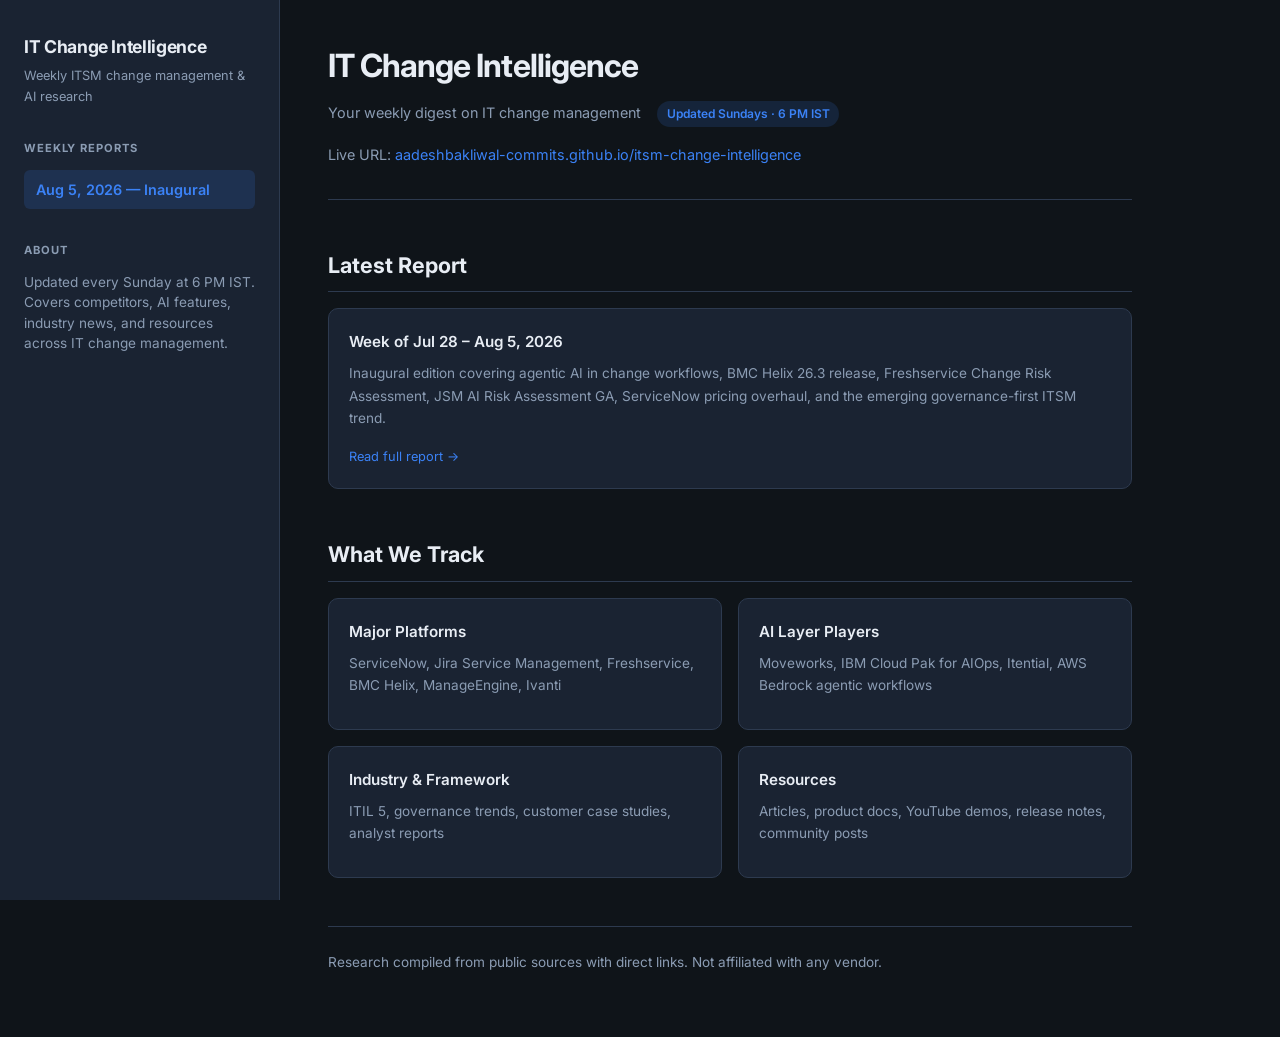
<file: index.html>
<!DOCTYPE html>
<html lang="en">
<head>
  <meta charset="UTF-8">
  <meta name="viewport" content="width=device-width, initial-scale=1.0">
  <title>IT Change Intelligence — Weekly ITSM Change Management Research</title>
  <link rel="canonical" href="https://aadeshbakliwal-commits.github.io/itsm-change-intelligence/">
  <link rel="preconnect" href="https://fonts.googleapis.com">
  <link rel="preconnect" href="https://fonts.gstatic.com" crossorigin>
  <link href="https://fonts.googleapis.com/css2?family=Inter:wght@400;500;600;700&display=swap" rel="stylesheet">
  <link rel="stylesheet" href="css/style.css">
</head>
<body>
  <div class="layout">
    <aside class="sidebar">
      <div class="sidebar-logo">IT Change Intelligence</div>
      <div class="sidebar-tagline">Weekly ITSM change management &amp; AI research</div>

      <nav>
        <h3>Weekly Reports</h3>
        <ul>
          <li><a href="weeks/2026-08-05.html" class="active">Aug 5, 2026 — Inaugural</a></li>
        </ul>
      </nav>

      <div class="toc">
        <h3>About</h3>
        <p style="font-size: 0.85rem; color: var(--text-muted); line-height: 1.5;">
          Updated every Sunday at 6 PM IST. Covers competitors, AI features, industry news, and resources across IT change management.
        </p>
      </div>
    </aside>

    <main>
      <div class="hero">
        <h1>IT Change Intelligence</h1>
        <div class="hero-meta">
          <span>Your weekly digest on IT change management</span>
          <span class="badge">Updated Sundays · 6 PM IST</span>
        </div>
        <p style="margin-top:1rem;font-size:0.9rem;color:var(--text-muted);">
          Live URL:
          <a href="https://aadeshbakliwal-commits.github.io/itsm-change-intelligence/">aadeshbakliwal-commits.github.io/itsm-change-intelligence</a>
        </p>
      </div>

      <section>
        <h2>Latest Report</h2>
        <div class="card">
          <h4>Week of Jul 28 – Aug 5, 2026</h4>
          <p>
            Inaugural edition covering agentic AI in change workflows, BMC Helix 26.3 release,
            Freshservice Change Risk Assessment, JSM AI Risk Assessment GA, ServiceNow pricing overhaul,
            and the emerging governance-first ITSM trend.
          </p>
          <a class="source" href="weeks/2026-08-05.html">Read full report →</a>
        </div>
      </section>

      <section>
        <h2>What We Track</h2>
        <div class="card-grid">
          <div class="card">
            <h4>Major Platforms</h4>
            <p>ServiceNow, Jira Service Management, Freshservice, BMC Helix, ManageEngine, Ivanti</p>
          </div>
          <div class="card">
            <h4>AI Layer Players</h4>
            <p>Moveworks, IBM Cloud Pak for AIOps, Itential, AWS Bedrock agentic workflows</p>
          </div>
          <div class="card">
            <h4>Industry &amp; Framework</h4>
            <p>ITIL 5, governance trends, customer case studies, analyst reports</p>
          </div>
          <div class="card">
            <h4>Resources</h4>
            <p>Articles, product docs, YouTube demos, release notes, community posts</p>
          </div>
        </div>
      </section>

      <footer class="footer">
        <p>Research compiled from public sources with direct links. Not affiliated with any vendor.</p>
      </footer>
    </main>
  </div>
</body>
</html>
</file>
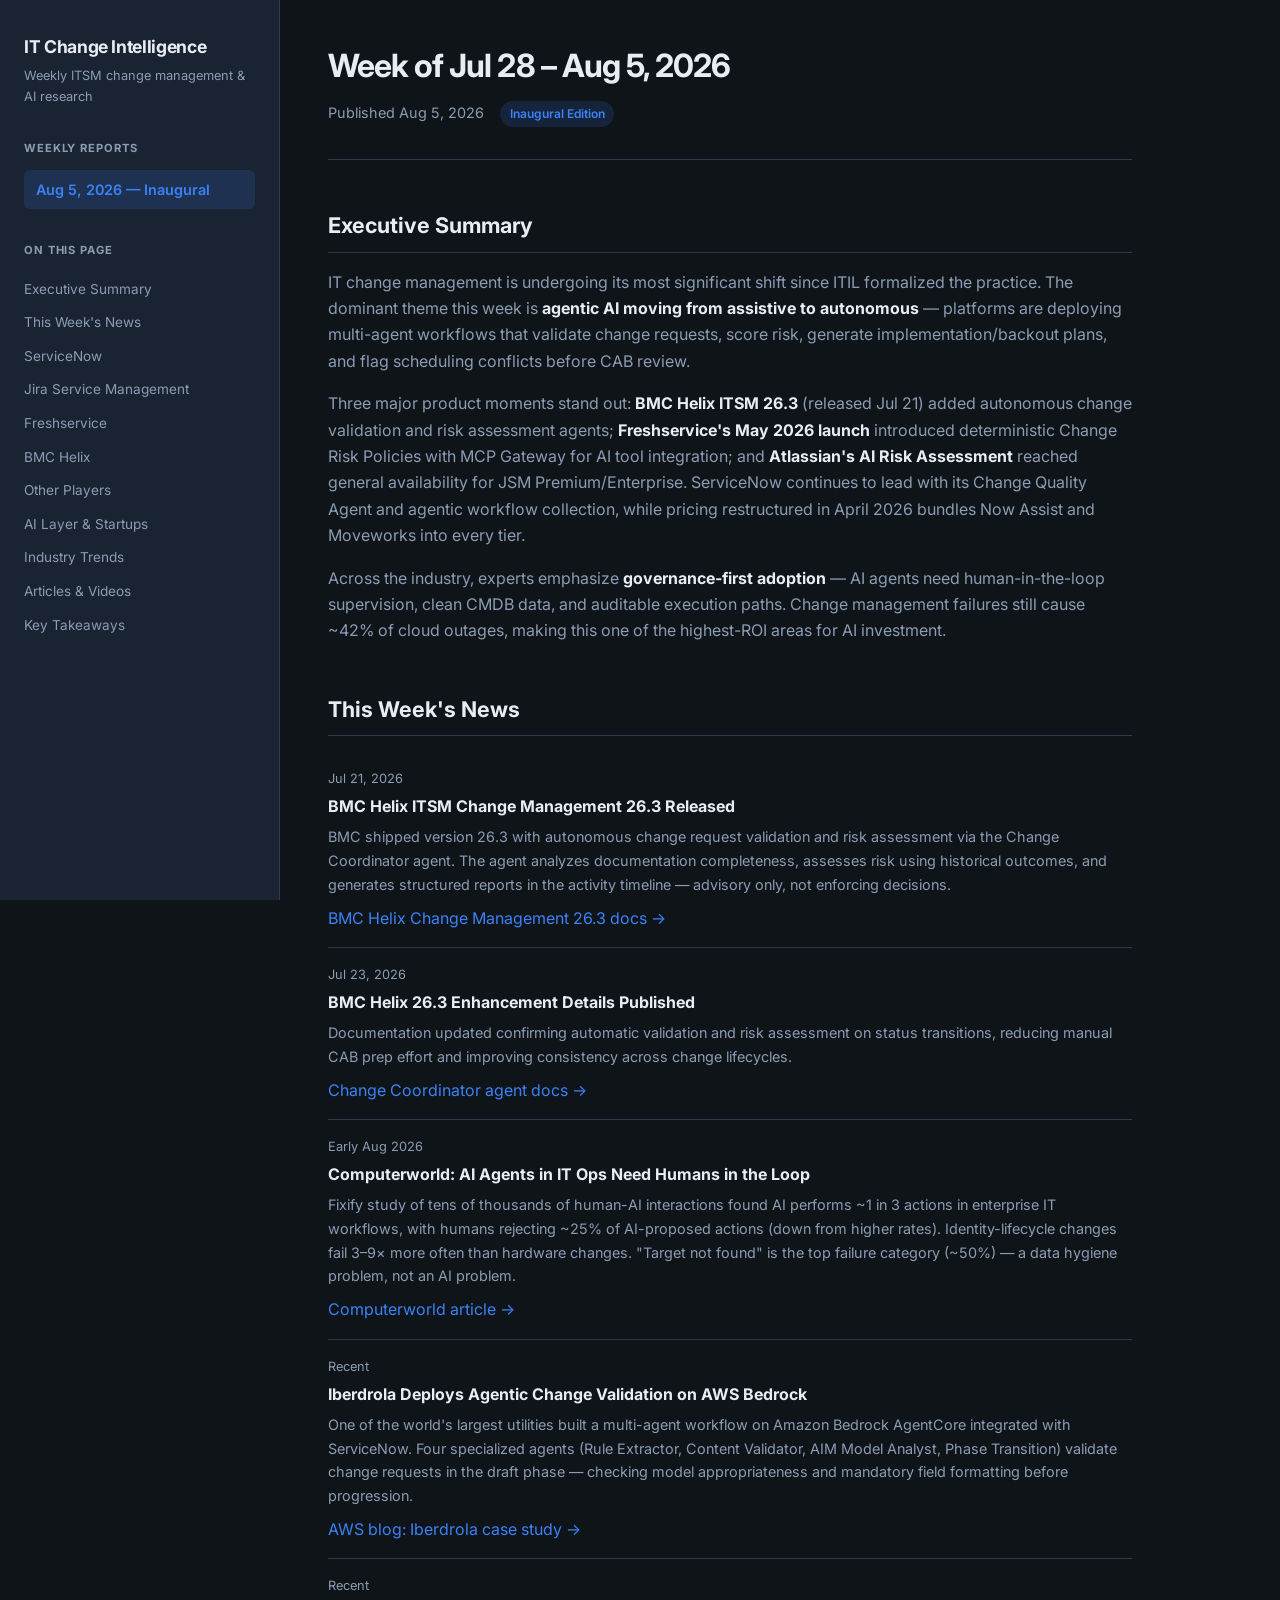
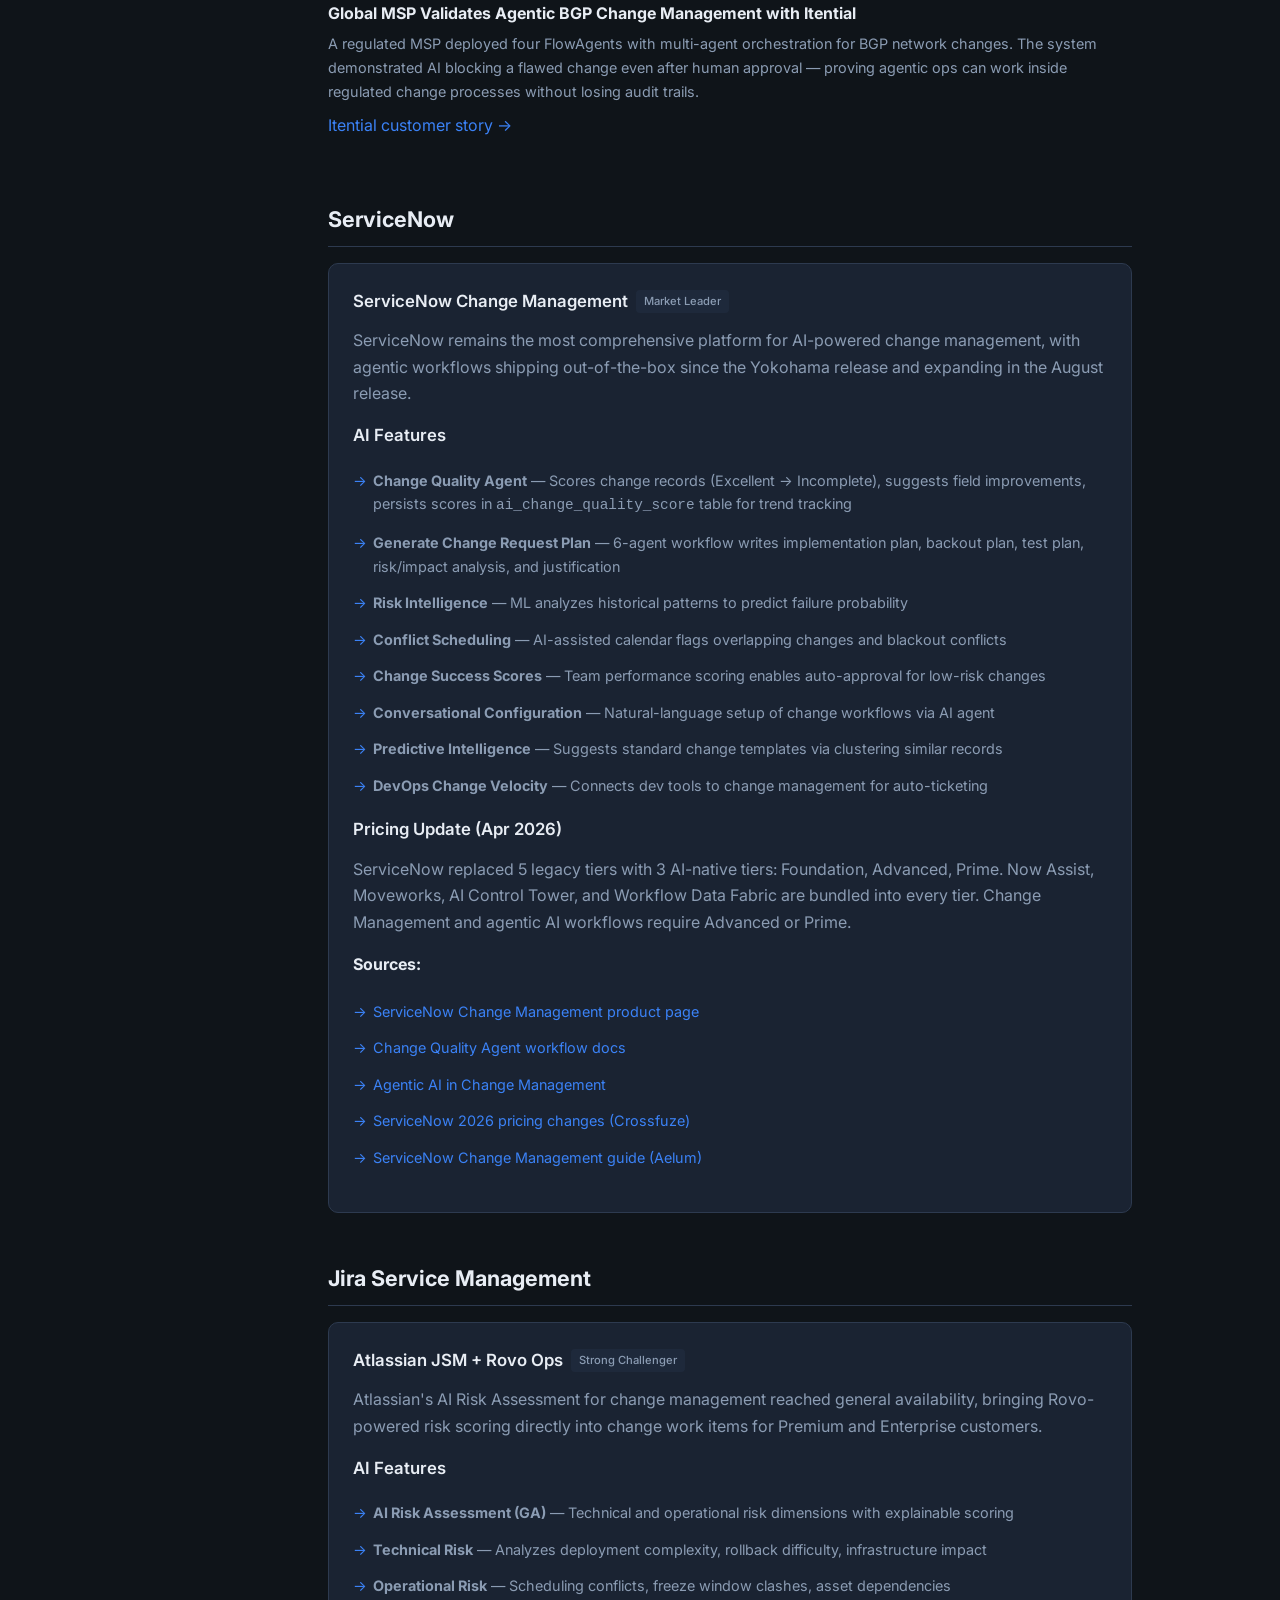
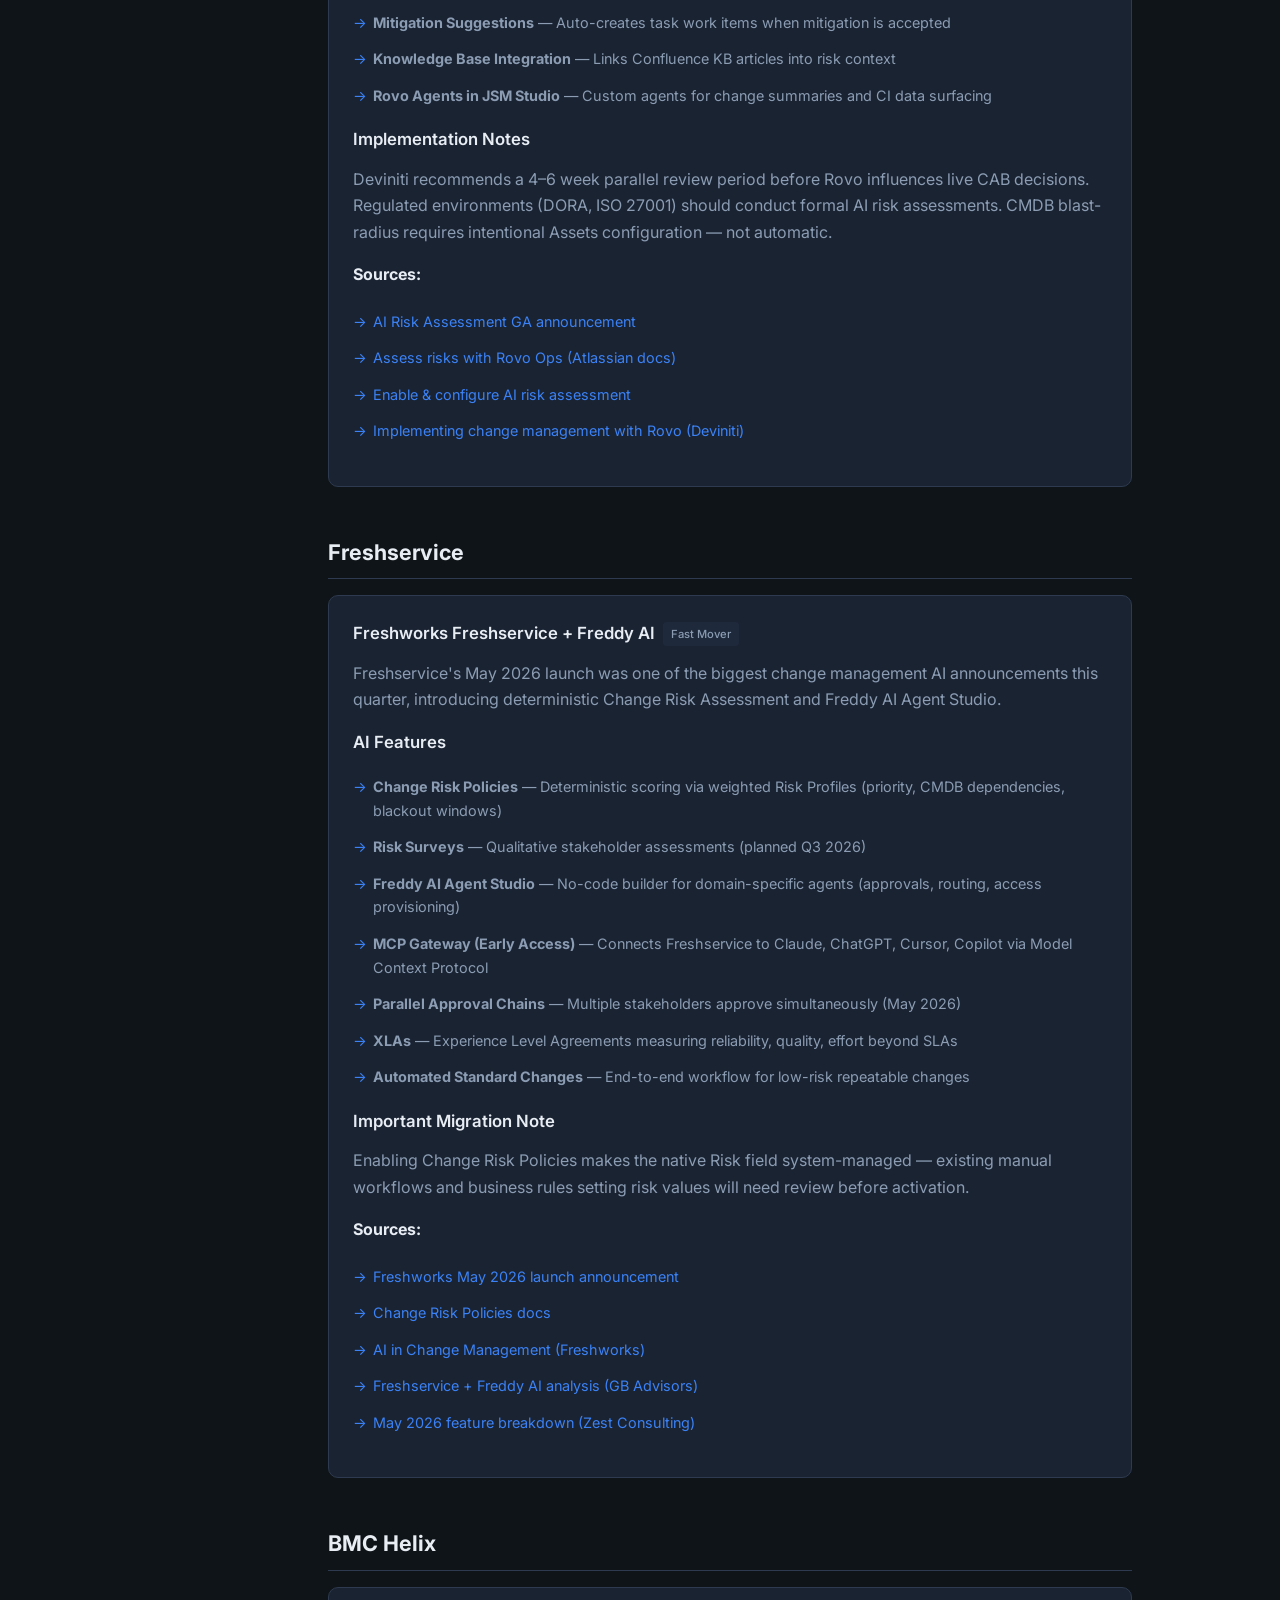
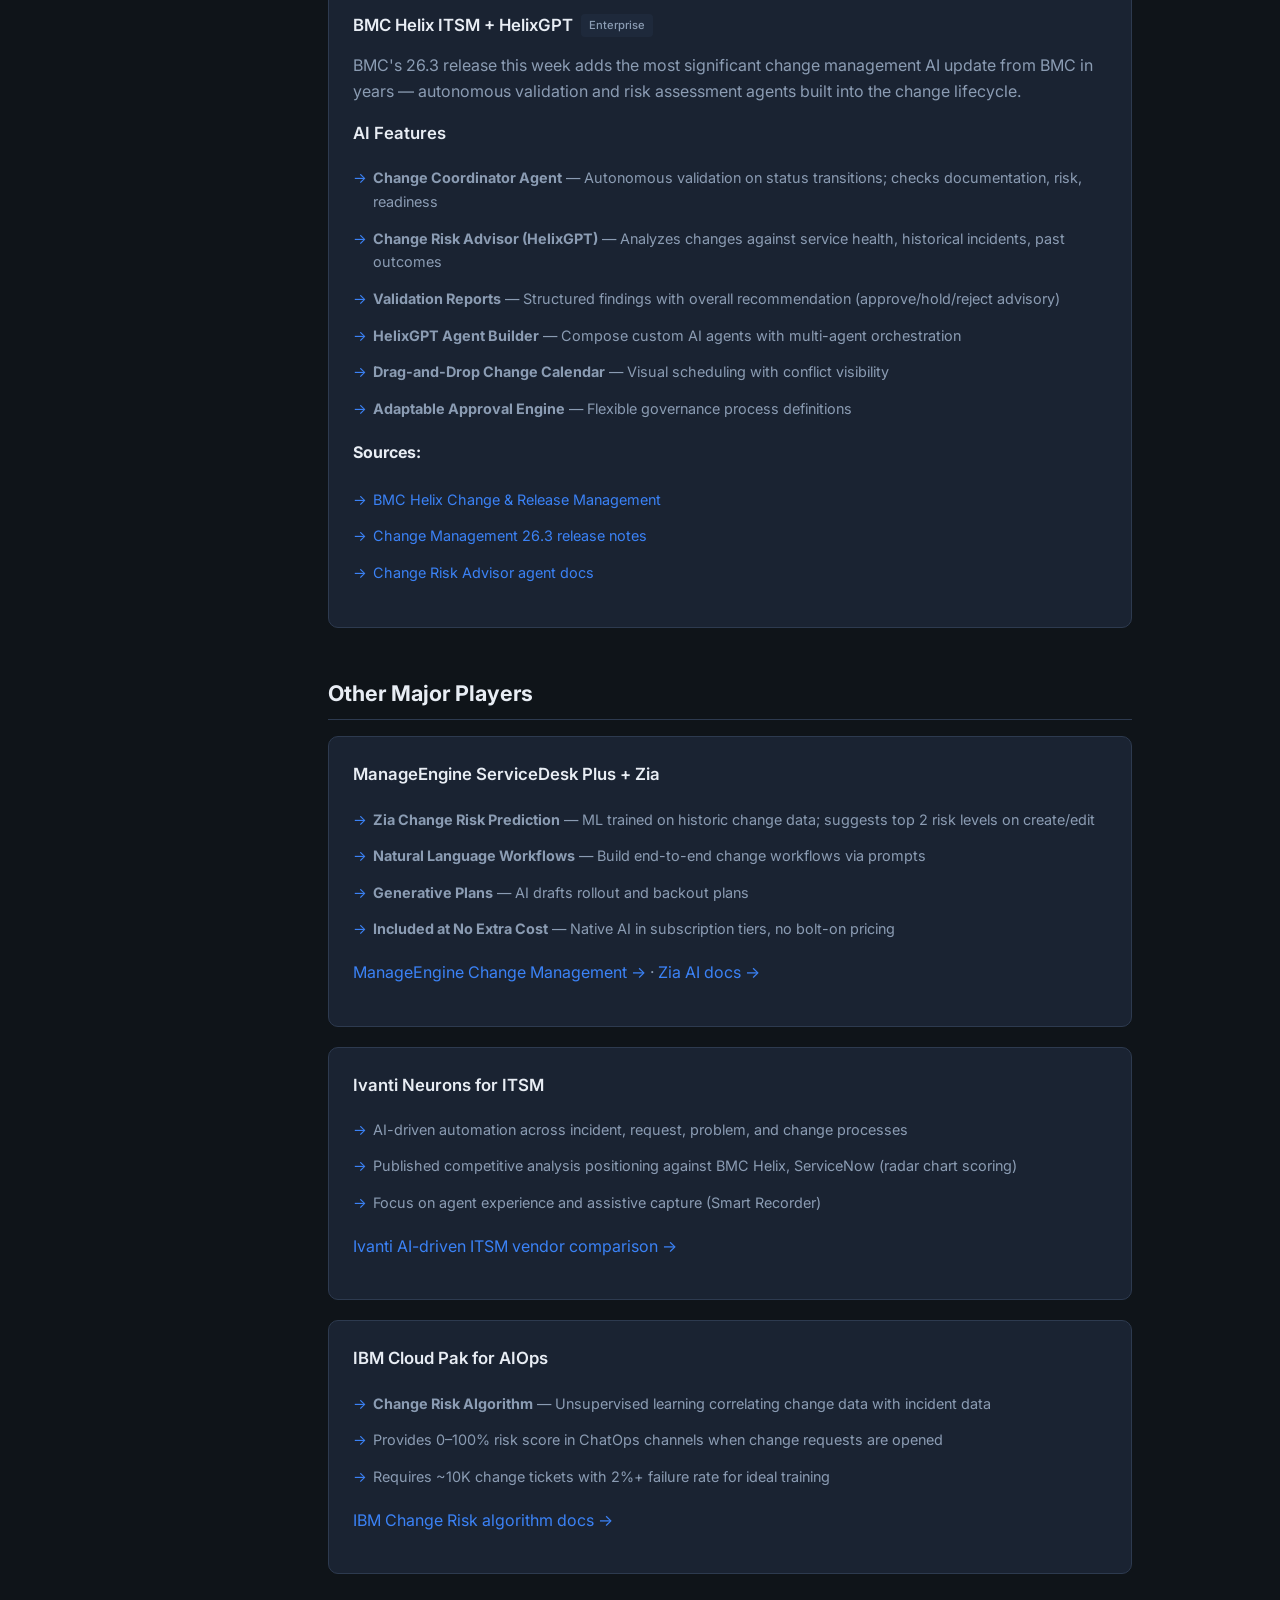
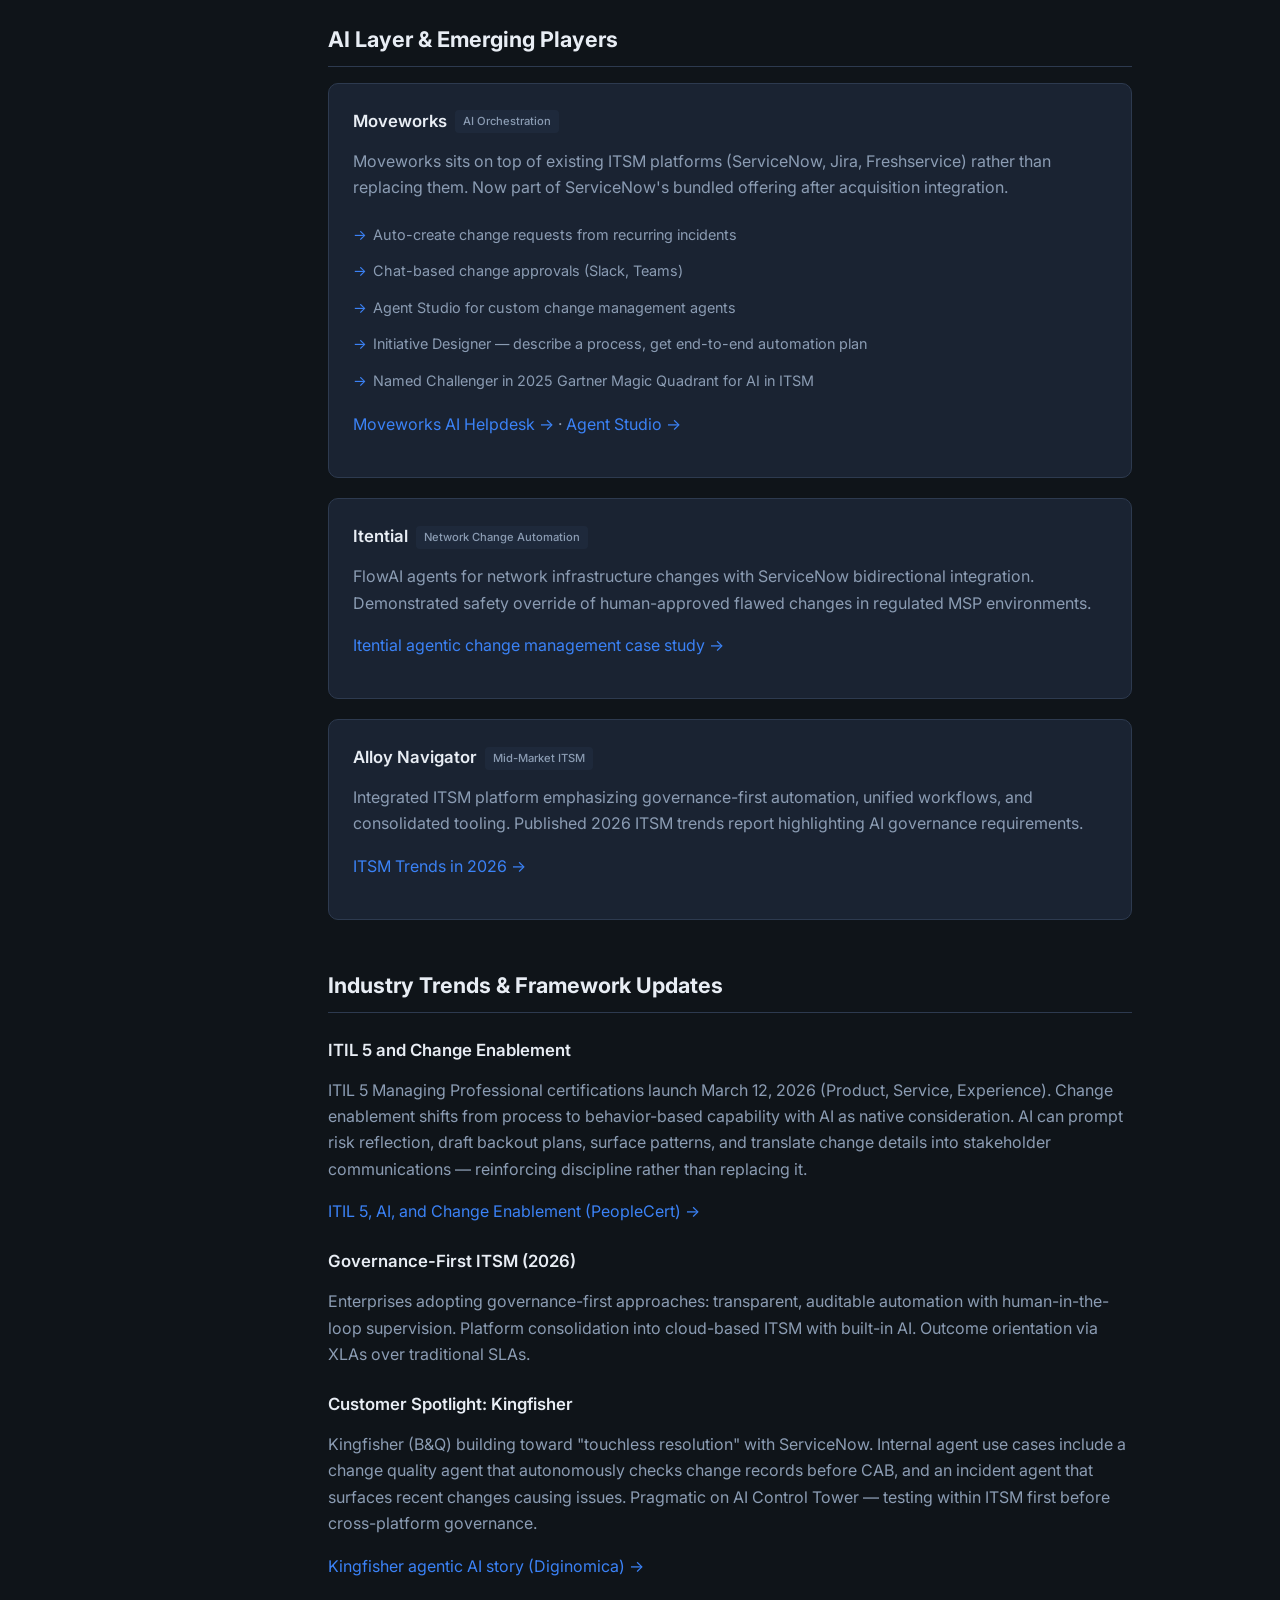
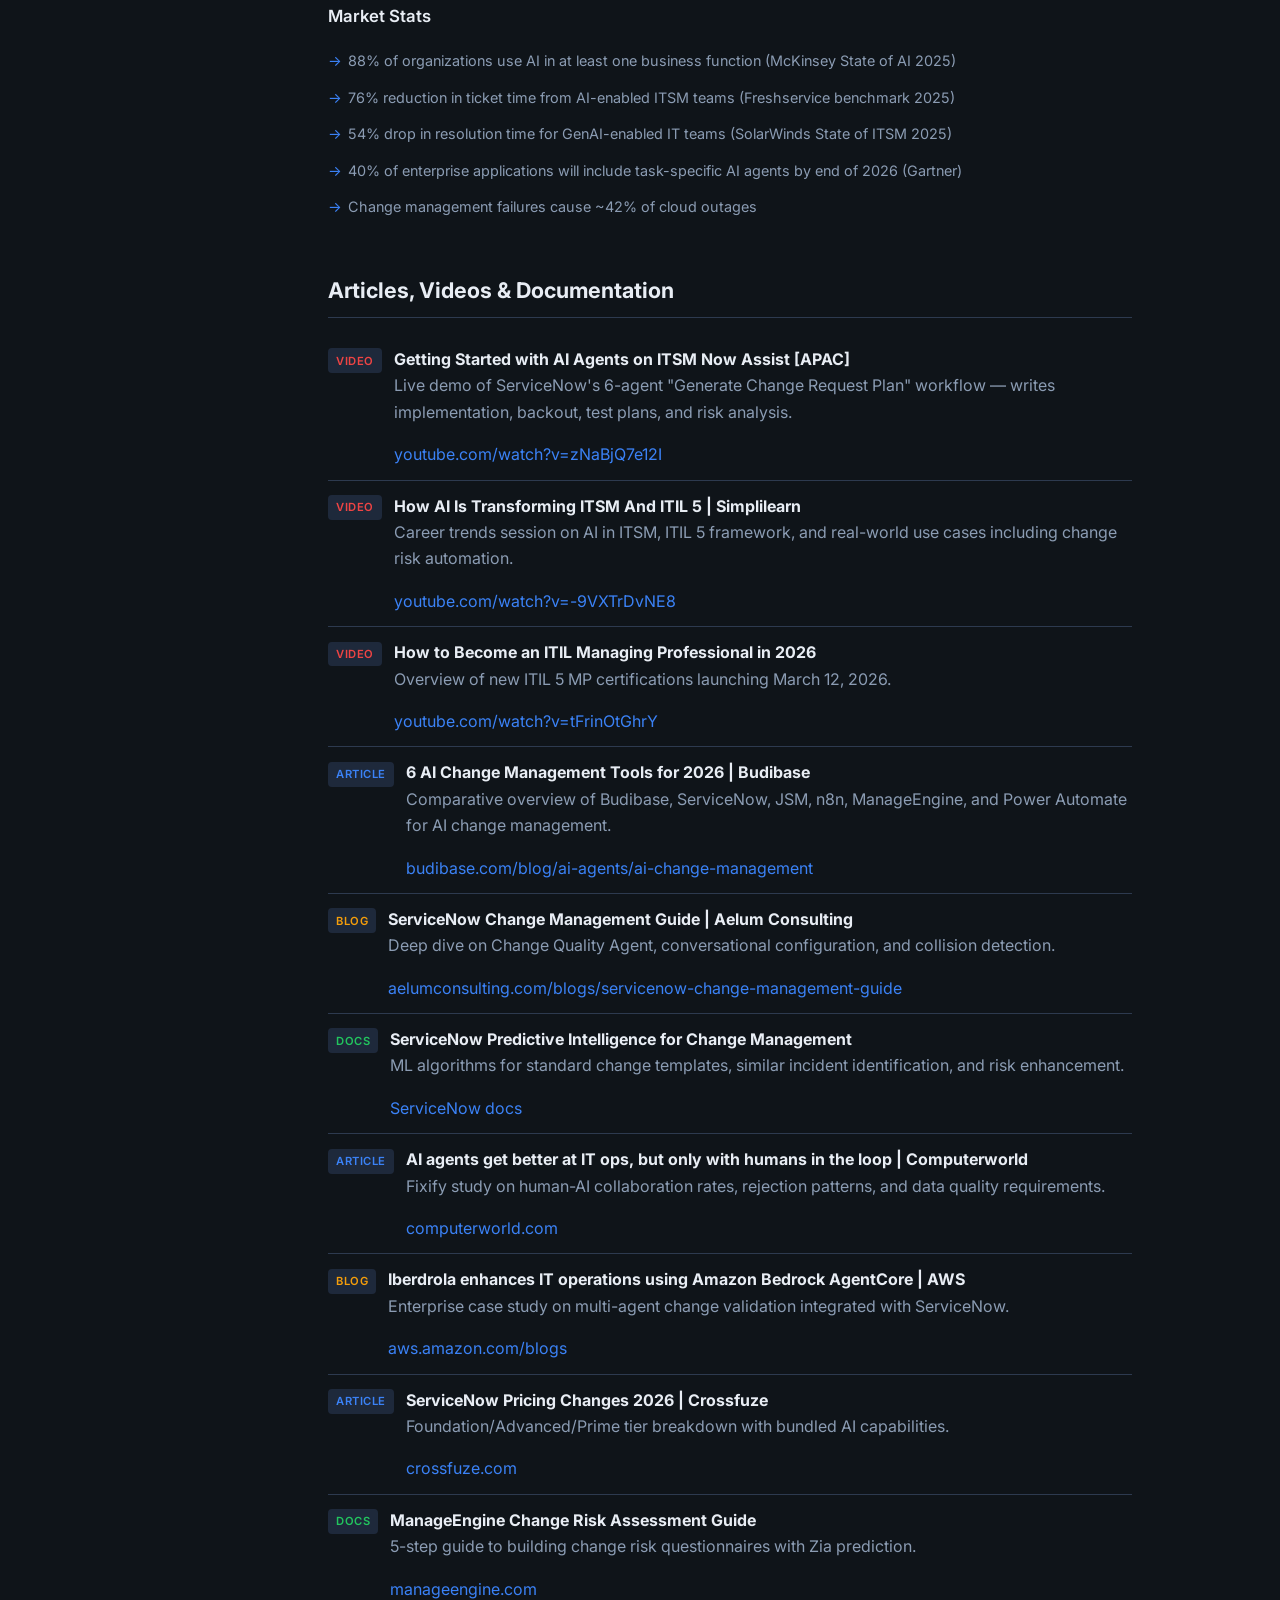
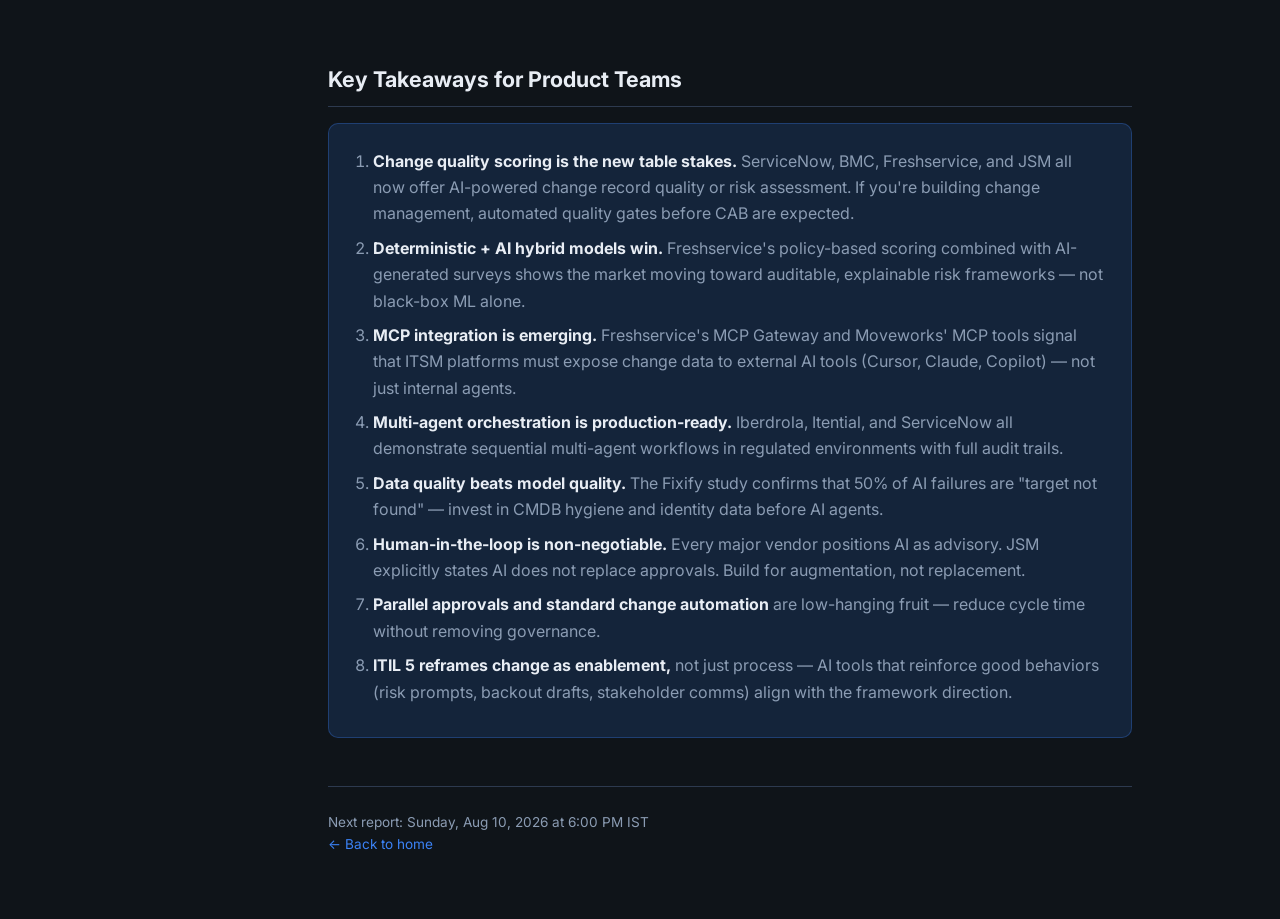
<file: weeks/2026-08-05.html>
<!DOCTYPE html>
<html lang="en">
<head>
  <meta charset="UTF-8">
  <meta name="viewport" content="width=device-width, initial-scale=1.0">
  <title>Week of Jul 28 – Aug 5, 2026 | IT Change Intelligence</title>
  <link rel="preconnect" href="https://fonts.googleapis.com">
  <link rel="preconnect" href="https://fonts.gstatic.com" crossorigin>
  <link href="https://fonts.googleapis.com/css2?family=Inter:wght@400;500;600;700&display=swap" rel="stylesheet">
  <link rel="stylesheet" href="../css/style.css">
</head>
<body>
  <div class="layout">
    <aside class="sidebar">
      <div class="sidebar-logo">IT Change Intelligence</div>
      <div class="sidebar-tagline">Weekly ITSM change management &amp; AI research</div>

      <nav>
        <h3>Weekly Reports</h3>
        <ul>
          <li><a href="2026-08-05.html" class="active">Aug 5, 2026 — Inaugural</a></li>
        </ul>
      </nav>

      <div class="toc">
        <h3>On This Page</h3>
        <a href="#summary">Executive Summary</a>
        <a href="#news">This Week's News</a>
        <a href="#servicenow">ServiceNow</a>
        <a href="#jsm">Jira Service Management</a>
        <a href="#freshservice">Freshservice</a>
        <a href="#bmc">BMC Helix</a>
        <a href="#others">Other Players</a>
        <a href="#startups">AI Layer &amp; Startups</a>
        <a href="#trends">Industry Trends</a>
        <a href="#resources">Articles &amp; Videos</a>
        <a href="#takeaways">Key Takeaways</a>
      </div>
    </aside>

    <main>
      <div class="hero">
        <h1>Week of Jul 28 – Aug 5, 2026</h1>
        <div class="hero-meta">
          <span>Published Aug 5, 2026</span>
          <span class="badge">Inaugural Edition</span>
        </div>
      </div>

      <!-- EXECUTIVE SUMMARY -->
      <section id="summary">
        <h2>Executive Summary</h2>
        <p>
          IT change management is undergoing its most significant shift since ITIL formalized the practice.
          The dominant theme this week is <strong>agentic AI moving from assistive to autonomous</strong> —
          platforms are deploying multi-agent workflows that validate change requests, score risk, generate
          implementation/backout plans, and flag scheduling conflicts before CAB review.
        </p>
        <p>
          Three major product moments stand out: <strong>BMC Helix ITSM 26.3</strong> (released Jul 21) added
          autonomous change validation and risk assessment agents; <strong>Freshservice's May 2026 launch</strong>
          introduced deterministic Change Risk Policies with MCP Gateway for AI tool integration; and
          <strong>Atlassian's AI Risk Assessment</strong> reached general availability for JSM Premium/Enterprise.
          ServiceNow continues to lead with its Change Quality Agent and agentic workflow collection, while
          pricing restructured in April 2026 bundles Now Assist and Moveworks into every tier.
        </p>
        <p>
          Across the industry, experts emphasize <strong>governance-first adoption</strong> — AI agents need
          human-in-the-loop supervision, clean CMDB data, and auditable execution paths. Change management
          failures still cause ~42% of cloud outages, making this one of the highest-ROI areas for AI investment.
        </p>
      </section>

      <!-- THIS WEEK'S NEWS -->
      <section id="news">
        <h2>This Week's News</h2>

        <div class="news-item">
          <div class="date">Jul 21, 2026</div>
          <h4>BMC Helix ITSM Change Management 26.3 Released</h4>
          <p>
            BMC shipped version 26.3 with autonomous change request validation and risk assessment via the
            Change Coordinator agent. The agent analyzes documentation completeness, assesses risk using
            historical outcomes, and generates structured reports in the activity timeline — advisory only,
            not enforcing decisions.
          </p>
          <a href="https://docs.helixops.ai/bin/Service-Management/IT-Service-Management/BMC-Helix-ITSM-Change-Management/change263/" target="_blank" rel="noopener">BMC Helix Change Management 26.3 docs →</a>
        </div>

        <div class="news-item">
          <div class="date">Jul 23, 2026</div>
          <h4>BMC Helix 26.3 Enhancement Details Published</h4>
          <p>
            Documentation updated confirming automatic validation and risk assessment on status transitions,
            reducing manual CAB prep effort and improving consistency across change lifecycles.
          </p>
          <a href="https://docs.helixops.ai/bin/Service-Management/IT-Service-Management/BMC-Helix-ITSM-Change-Management/change263/Managing-change/Using-Change-Coordinator-Agent-for-change-risk-assessment-and-validation/" target="_blank" rel="noopener">Change Coordinator agent docs →</a>
        </div>

        <div class="news-item">
          <div class="date">Early Aug 2026</div>
          <h4>Computerworld: AI Agents in IT Ops Need Humans in the Loop</h4>
          <p>
            Fixify study of tens of thousands of human-AI interactions found AI performs ~1 in 3 actions in
            enterprise IT workflows, with humans rejecting ~25% of AI-proposed actions (down from higher rates).
            Identity-lifecycle changes fail 3–9× more often than hardware changes. "Target not found" is the
            top failure category (~50%) — a data hygiene problem, not an AI problem.
          </p>
          <a href="https://www.computerworld.com/article/4205062/ai-agents-get-better-at-it-ops-but-only-with-humans-in-the-loop.html" target="_blank" rel="noopener">Computerworld article →</a>
        </div>

        <div class="news-item">
          <div class="date">Recent</div>
          <h4>Iberdrola Deploys Agentic Change Validation on AWS Bedrock</h4>
          <p>
            One of the world's largest utilities built a multi-agent workflow on Amazon Bedrock AgentCore
            integrated with ServiceNow. Four specialized agents (Rule Extractor, Content Validator, AIM Model
            Analyst, Phase Transition) validate change requests in the draft phase — checking model
            appropriateness and mandatory field formatting before progression.
          </p>
          <a href="https://aws.amazon.com/blogs/machine-learning/iberdrola-enhances-it-operations-using-amazon-bedrock-agentcore/" target="_blank" rel="noopener">AWS blog: Iberdrola case study →</a>
        </div>

        <div class="news-item">
          <div class="date">Recent</div>
          <h4>Global MSP Validates Agentic BGP Change Management with Itential</h4>
          <p>
            A regulated MSP deployed four FlowAgents with multi-agent orchestration for BGP network changes.
            The system demonstrated AI blocking a flawed change even after human approval — proving agentic
            ops can work inside regulated change processes without losing audit trails.
          </p>
          <a href="https://www.itential.com/customer-stories/global-msp-agentic-change-management/" target="_blank" rel="noopener">Itential customer story →</a>
        </div>
      </section>

      <!-- SERVICENOW -->
      <section id="servicenow">
        <h2>ServiceNow</h2>

        <div class="competitor-block">
          <h3>ServiceNow Change Management <span class="competitor-tag">Market Leader</span></h3>
          <p>
            ServiceNow remains the most comprehensive platform for AI-powered change management, with agentic
            workflows shipping out-of-the-box since the Yokohama release and expanding in the August release.
          </p>

          <h3>AI Features</h3>
          <ul class="feature-list">
            <li><strong>Change Quality Agent</strong> — Scores change records (Excellent → Incomplete), suggests field improvements, persists scores in <code>ai_change_quality_score</code> table for trend tracking</li>
            <li><strong>Generate Change Request Plan</strong> — 6-agent workflow writes implementation plan, backout plan, test plan, risk/impact analysis, and justification</li>
            <li><strong>Risk Intelligence</strong> — ML analyzes historical patterns to predict failure probability</li>
            <li><strong>Conflict Scheduling</strong> — AI-assisted calendar flags overlapping changes and blackout conflicts</li>
            <li><strong>Change Success Scores</strong> — Team performance scoring enables auto-approval for low-risk changes</li>
            <li><strong>Conversational Configuration</strong> — Natural-language setup of change workflows via AI agent</li>
            <li><strong>Predictive Intelligence</strong> — Suggests standard change templates via clustering similar records</li>
            <li><strong>DevOps Change Velocity</strong> — Connects dev tools to change management for auto-ticketing</li>
          </ul>

          <h3>Pricing Update (Apr 2026)</h3>
          <p>
            ServiceNow replaced 5 legacy tiers with 3 AI-native tiers: Foundation, Advanced, Prime.
            Now Assist, Moveworks, AI Control Tower, and Workflow Data Fabric are bundled into every tier.
            Change Management and agentic AI workflows require Advanced or Prime.
          </p>

          <p><strong>Sources:</strong></p>
          <ul class="feature-list">
            <li><a href="https://www.servicenow.com/products/change-management.html" target="_blank" rel="noopener">ServiceNow Change Management product page</a></li>
            <li><a href="https://www.servicenow.com/docs/r/it-service-management/now-assist-for-it-service-management-itsm/now-assist-itsm-aiagents-assess-quality-change-request-workflow.html" target="_blank" rel="noopener">Change Quality Agent workflow docs</a></li>
            <li><a href="https://www.servicenow.com/docs/r/it-service-management/change-management/now-assist-itsm-agentic-ai-in-change.html" target="_blank" rel="noopener">Agentic AI in Change Management</a></li>
            <li><a href="https://www.crossfuze.com/campaigns/servicenow-pricing-changes-2026" target="_blank" rel="noopener">ServiceNow 2026 pricing changes (Crossfuze)</a></li>
            <li><a href="https://aelumconsulting.com/blogs/servicenow-change-management-guide/" target="_blank" rel="noopener">ServiceNow Change Management guide (Aelum)</a></li>
          </ul>
        </div>
      </section>

      <!-- JSM -->
      <section id="jsm">
        <h2>Jira Service Management</h2>

        <div class="competitor-block">
          <h3>Atlassian JSM + Rovo Ops <span class="competitor-tag">Strong Challenger</span></h3>
          <p>
            Atlassian's AI Risk Assessment for change management reached general availability, bringing
            Rovo-powered risk scoring directly into change work items for Premium and Enterprise customers.
          </p>

          <h3>AI Features</h3>
          <ul class="feature-list">
            <li><strong>AI Risk Assessment (GA)</strong> — Technical and operational risk dimensions with explainable scoring</li>
            <li><strong>Technical Risk</strong> — Analyzes deployment complexity, rollback difficulty, infrastructure impact</li>
            <li><strong>Operational Risk</strong> — Scheduling conflicts, freeze window clashes, asset dependencies</li>
            <li><strong>Mitigation Suggestions</strong> — Auto-creates task work items when mitigation is accepted</li>
            <li><strong>Knowledge Base Integration</strong> — Links Confluence KB articles into risk context</li>
            <li><strong>Rovo Agents in JSM Studio</strong> — Custom agents for change summaries and CI data surfacing</li>
          </ul>

          <h3>Implementation Notes</h3>
          <p>
            Deviniti recommends a 4–6 week parallel review period before Rovo influences live CAB decisions.
            Regulated environments (DORA, ISO 27001) should conduct formal AI risk assessments. CMDB blast-radius
            requires intentional Assets configuration — not automatic.
          </p>

          <p><strong>Sources:</strong></p>
          <ul class="feature-list">
            <li><a href="https://community.atlassian.com/forums/Jira-Service-Management-articles/AI-Risk-Assessment-is-now-generally-available-in-Jira-Service/ba-p/3214684" target="_blank" rel="noopener">AI Risk Assessment GA announcement</a></li>
            <li><a href="https://support.atlassian.com/jira-service-management-cloud/docs/assess-potential-risks-to-your-changes-with-rovo-ops/" target="_blank" rel="noopener">Assess risks with Rovo Ops (Atlassian docs)</a></li>
            <li><a href="https://support.atlassian.com/jira-service-management-cloud/docs/enable-and-configure-risks-to-your-changes-with-rovo-ops/" target="_blank" rel="noopener">Enable &amp; configure AI risk assessment</a></li>
            <li><a href="https://deviniti.com/blog/enterprise-software/implementing-change-management-in-jira-service-management-with-rovo/" target="_blank" rel="noopener">Implementing change management with Rovo (Deviniti)</a></li>
          </ul>
        </div>
      </section>

      <!-- FRESHSERVICE -->
      <section id="freshservice">
        <h2>Freshservice</h2>

        <div class="competitor-block">
          <h3>Freshworks Freshservice + Freddy AI <span class="competitor-tag">Fast Mover</span></h3>
          <p>
            Freshservice's May 2026 launch was one of the biggest change management AI announcements this quarter,
            introducing deterministic Change Risk Assessment and Freddy AI Agent Studio.
          </p>

          <h3>AI Features</h3>
          <ul class="feature-list">
            <li><strong>Change Risk Policies</strong> — Deterministic scoring via weighted Risk Profiles (priority, CMDB dependencies, blackout windows)</li>
            <li><strong>Risk Surveys</strong> — Qualitative stakeholder assessments (planned Q3 2026)</li>
            <li><strong>Freddy AI Agent Studio</strong> — No-code builder for domain-specific agents (approvals, routing, access provisioning)</li>
            <li><strong>MCP Gateway (Early Access)</strong> — Connects Freshservice to Claude, ChatGPT, Cursor, Copilot via Model Context Protocol</li>
            <li><strong>Parallel Approval Chains</strong> — Multiple stakeholders approve simultaneously (May 2026)</li>
            <li><strong>XLAs</strong> — Experience Level Agreements measuring reliability, quality, effort beyond SLAs</li>
            <li><strong>Automated Standard Changes</strong> — End-to-end workflow for low-risk repeatable changes</li>
          </ul>

          <h3>Important Migration Note</h3>
          <p>
            Enabling Change Risk Policies makes the native Risk field system-managed — existing manual
            workflows and business rules setting risk values will need review before activation.
          </p>

          <p><strong>Sources:</strong></p>
          <ul class="feature-list">
            <li><a href="https://www.freshworks.com/theworks/company-news/may-2026-launch/" target="_blank" rel="noopener">Freshworks May 2026 launch announcement</a></li>
            <li><a href="https://support.freshservice.com/support/solutions/articles/50000012709-change-risk-policies-in-freshservice" target="_blank" rel="noopener">Change Risk Policies docs</a></li>
            <li><a href="https://www.freshworks.com/change-management/ai/" target="_blank" rel="noopener">AI in Change Management (Freshworks)</a></li>
            <li><a href="https://www.gb-advisors.com/blog/less-risk-and-more-control-in-your-it-changes-with-freshservice-and-freddy-ai" target="_blank" rel="noopener">Freshservice + Freddy AI analysis (GB Advisors)</a></li>
            <li><a href="https://www.zestco.uk/may-2026-feature-release-extra/" target="_blank" rel="noopener">May 2026 feature breakdown (Zest Consulting)</a></li>
          </ul>
        </div>
      </section>

      <!-- BMC HELIX -->
      <section id="bmc">
        <h2>BMC Helix</h2>

        <div class="competitor-block">
          <h3>BMC Helix ITSM + HelixGPT <span class="competitor-tag">Enterprise</span></h3>
          <p>
            BMC's 26.3 release this week adds the most significant change management AI update from BMC in years —
            autonomous validation and risk assessment agents built into the change lifecycle.
          </p>

          <h3>AI Features</h3>
          <ul class="feature-list">
            <li><strong>Change Coordinator Agent</strong> — Autonomous validation on status transitions; checks documentation, risk, readiness</li>
            <li><strong>Change Risk Advisor (HelixGPT)</strong> — Analyzes changes against service health, historical incidents, past outcomes</li>
            <li><strong>Validation Reports</strong> — Structured findings with overall recommendation (approve/hold/reject advisory)</li>
            <li><strong>HelixGPT Agent Builder</strong> — Compose custom AI agents with multi-agent orchestration</li>
            <li><strong>Drag-and-Drop Change Calendar</strong> — Visual scheduling with conflict visibility</li>
            <li><strong>Adaptable Approval Engine</strong> — Flexible governance process definitions</li>
          </ul>

          <p><strong>Sources:</strong></p>
          <ul class="feature-list">
            <li><a href="https://www.helixops.ai/products/capabilities/change-release-management.html" target="_blank" rel="noopener">BMC Helix Change &amp; Release Management</a></li>
            <li><a href="https://docs.helixops.ai/bin/Service-Management/IT-Service-Management/BMC-Helix-ITSM-Change-Management/change263/" target="_blank" rel="noopener">Change Management 26.3 release notes</a></li>
            <li><a href="https://docs.helixops.ai/bin/Service-Management/Employee-Digital-Workplace/BMC-HelixGPT/helixgpt261/Pre-built-agents/Change-Risk-Advisor/" target="_blank" rel="noopener">Change Risk Advisor agent docs</a></li>
          </ul>
        </div>
      </section>

      <!-- OTHER PLAYERS -->
      <section id="others">
        <h2>Other Major Players</h2>

        <div class="competitor-block">
          <h3>ManageEngine ServiceDesk Plus + Zia</h3>
          <ul class="feature-list">
            <li><strong>Zia Change Risk Prediction</strong> — ML trained on historic change data; suggests top 2 risk levels on create/edit</li>
            <li><strong>Natural Language Workflows</strong> — Build end-to-end change workflows via prompts</li>
            <li><strong>Generative Plans</strong> — AI drafts rollout and backout plans</li>
            <li><strong>Included at No Extra Cost</strong> — Native AI in subscription tiers, no bolt-on pricing</li>
          </ul>
          <p>
            <a href="https://www.manageengine.com/products/service-desk/it-change-management/change-management-software.html" target="_blank" rel="noopener">ManageEngine Change Management →</a> ·
            <a href="https://help.sdpondemand.com/zia-ai" target="_blank" rel="noopener">Zia AI docs →</a>
          </p>
        </div>

        <div class="competitor-block">
          <h3>Ivanti Neurons for ITSM</h3>
          <ul class="feature-list">
            <li>AI-driven automation across incident, request, problem, and change processes</li>
            <li>Published competitive analysis positioning against BMC Helix, ServiceNow (radar chart scoring)</li>
            <li>Focus on agent experience and assistive capture (Smart Recorder)</li>
          </ul>
          <p>
            <a href="https://www.ivanti.com/resources/whitepapers/ai-driven-itsm-vendor-comparison" target="_blank" rel="noopener">Ivanti AI-driven ITSM vendor comparison →</a>
          </p>
        </div>

        <div class="competitor-block">
          <h3>IBM Cloud Pak for AIOps</h3>
          <ul class="feature-list">
            <li><strong>Change Risk Algorithm</strong> — Unsupervised learning correlating change data with incident data</li>
            <li>Provides 0–100% risk score in ChatOps channels when change requests are opened</li>
            <li>Requires ~10K change tickets with 2%+ failure rate for ideal training</li>
          </ul>
          <p>
            <a href="https://www.ibm.com/docs/en/cloud-paks/cloud-pak-aiops/4.12.0?topic=algorithms-change-risk" target="_blank" rel="noopener">IBM Change Risk algorithm docs →</a>
          </p>
        </div>
      </section>

      <!-- AI LAYER & STARTUPS -->
      <section id="startups">
        <h2>AI Layer &amp; Emerging Players</h2>

        <div class="competitor-block">
          <h3>Moveworks <span class="competitor-tag">AI Orchestration</span></h3>
          <p>
            Moveworks sits on top of existing ITSM platforms (ServiceNow, Jira, Freshservice) rather than
            replacing them. Now part of ServiceNow's bundled offering after acquisition integration.
          </p>
          <ul class="feature-list">
            <li>Auto-create change requests from recurring incidents</li>
            <li>Chat-based change approvals (Slack, Teams)</li>
            <li>Agent Studio for custom change management agents</li>
            <li>Initiative Designer — describe a process, get end-to-end automation plan</li>
            <li>Named Challenger in 2025 Gartner Magic Quadrant for AI in ITSM</li>
          </ul>
          <p>
            <a href="https://www.moveworks.com/us/en/solutions/ai-help-desk" target="_blank" rel="noopener">Moveworks AI Helpdesk →</a> ·
            <a href="https://www.moveworks.com/us/en/platform/ai-agent-builder" target="_blank" rel="noopener">Agent Studio →</a>
          </p>
        </div>

        <div class="competitor-block">
          <h3>Itential <span class="competitor-tag">Network Change Automation</span></h3>
          <p>
            FlowAI agents for network infrastructure changes with ServiceNow bidirectional integration.
            Demonstrated safety override of human-approved flawed changes in regulated MSP environments.
          </p>
          <p>
            <a href="https://www.itential.com/customer-stories/global-msp-agentic-change-management/" target="_blank" rel="noopener">Itential agentic change management case study →</a>
          </p>
        </div>

        <div class="competitor-block">
          <h3>Alloy Navigator <span class="competitor-tag">Mid-Market ITSM</span></h3>
          <p>
            Integrated ITSM platform emphasizing governance-first automation, unified workflows, and
            consolidated tooling. Published 2026 ITSM trends report highlighting AI governance requirements.
          </p>
          <p>
            <a href="https://www.alloysoftware.com/blog/itsm-trends-in-2026/" target="_blank" rel="noopener">ITSM Trends in 2026 →</a>
          </p>
        </div>
      </section>

      <!-- INDUSTRY TRENDS -->
      <section id="trends">
        <h2>Industry Trends &amp; Framework Updates</h2>

        <h3>ITIL 5 and Change Enablement</h3>
        <p>
          ITIL 5 Managing Professional certifications launch March 12, 2026 (Product, Service, Experience).
          Change enablement shifts from process to behavior-based capability with AI as native consideration.
          AI can prompt risk reflection, draft backout plans, surface patterns, and translate change details
          into stakeholder communications — reinforcing discipline rather than replacing it.
        </p>
        <p>
          <a href="https://community.peoplecert.org/public/clubs/itil/blogs/itil-5-ai-and-the-new-shape-of-change-enablement" target="_blank" rel="noopener">ITIL 5, AI, and Change Enablement (PeopleCert) →</a>
        </p>

        <h3>Governance-First ITSM (2026)</h3>
        <p>
          Enterprises adopting governance-first approaches: transparent, auditable automation with human-in-the-loop
          supervision. Platform consolidation into cloud-based ITSM with built-in AI. Outcome orientation via XLAs
          over traditional SLAs.
        </p>

        <h3>Customer Spotlight: Kingfisher</h3>
        <p>
          Kingfisher (B&amp;Q) building toward "touchless resolution" with ServiceNow. Internal agent use cases
          include a change quality agent that autonomously checks change records before CAB, and an incident agent
          that surfaces recent changes causing issues. Pragmatic on AI Control Tower — testing within ITSM first
          before cross-platform governance.
        </p>
        <p>
          <a href="https://diginomica.com/call-trees-agentic-ai-how-kingfisher-winning-back-employee-time-customers" target="_blank" rel="noopener">Kingfisher agentic AI story (Diginomica) →</a>
        </p>

        <h3>Market Stats</h3>
        <ul class="feature-list">
          <li>88% of organizations use AI in at least one business function (McKinsey State of AI 2025)</li>
          <li>76% reduction in ticket time from AI-enabled ITSM teams (Freshservice benchmark 2025)</li>
          <li>54% drop in resolution time for GenAI-enabled IT teams (SolarWinds State of ITSM 2025)</li>
          <li>40% of enterprise applications will include task-specific AI agents by end of 2026 (Gartner)</li>
          <li>Change management failures cause ~42% of cloud outages</li>
        </ul>
      </section>

      <!-- RESOURCES -->
      <section id="resources">
        <h2>Articles, Videos &amp; Documentation</h2>

        <ul class="resource-list">
          <li>
            <span class="resource-type video">Video</span>
            <div>
              <strong>Getting Started with AI Agents on ITSM Now Assist [APAC]</strong>
              <p>Live demo of ServiceNow's 6-agent "Generate Change Request Plan" workflow — writes implementation, backout, test plans, and risk analysis.</p>
              <a href="https://www.youtube.com/watch?v=zNaBjQ7e12I" target="_blank" rel="noopener">youtube.com/watch?v=zNaBjQ7e12I</a>
            </div>
          </li>
          <li>
            <span class="resource-type video">Video</span>
            <div>
              <strong>How AI Is Transforming ITSM And ITIL 5 | Simplilearn</strong>
              <p>Career trends session on AI in ITSM, ITIL 5 framework, and real-world use cases including change risk automation.</p>
              <a href="https://www.youtube.com/watch?v=-9VXTrDvNE8" target="_blank" rel="noopener">youtube.com/watch?v=-9VXTrDvNE8</a>
            </div>
          </li>
          <li>
            <span class="resource-type video">Video</span>
            <div>
              <strong>How to Become an ITIL Managing Professional in 2026</strong>
              <p>Overview of new ITIL 5 MP certifications launching March 12, 2026.</p>
              <a href="https://www.youtube.com/watch?v=tFrinOtGhrY" target="_blank" rel="noopener">youtube.com/watch?v=tFrinOtGhrY</a>
            </div>
          </li>
          <li>
            <span class="resource-type article">Article</span>
            <div>
              <strong>6 AI Change Management Tools for 2026 | Budibase</strong>
              <p>Comparative overview of Budibase, ServiceNow, JSM, n8n, ManageEngine, and Power Automate for AI change management.</p>
              <a href="https://budibase.com/blog/ai-agents/ai-change-management/" target="_blank" rel="noopener">budibase.com/blog/ai-agents/ai-change-management</a>
            </div>
          </li>
          <li>
            <span class="resource-type blog">Blog</span>
            <div>
              <strong>ServiceNow Change Management Guide | Aelum Consulting</strong>
              <p>Deep dive on Change Quality Agent, conversational configuration, and collision detection.</p>
              <a href="https://aelumconsulting.com/blogs/servicenow-change-management-guide/" target="_blank" rel="noopener">aelumconsulting.com/blogs/servicenow-change-management-guide</a>
            </div>
          </li>
          <li>
            <span class="resource-type docs">Docs</span>
            <div>
              <strong>ServiceNow Predictive Intelligence for Change Management</strong>
              <p>ML algorithms for standard change templates, similar incident identification, and risk enhancement.</p>
              <a href="https://www.servicenow.com/docs/r/it-service-management/change-management/change-mgmt-intelligent-solutions.html" target="_blank" rel="noopener">ServiceNow docs</a>
            </div>
          </li>
          <li>
            <span class="resource-type article">Article</span>
            <div>
              <strong>AI agents get better at IT ops, but only with humans in the loop | Computerworld</strong>
              <p>Fixify study on human-AI collaboration rates, rejection patterns, and data quality requirements.</p>
              <a href="https://www.computerworld.com/article/4205062/ai-agents-get-better-at-it-ops-but-only-with-humans-in-the-loop.html" target="_blank" rel="noopener">computerworld.com</a>
            </div>
          </li>
          <li>
            <span class="resource-type blog">Blog</span>
            <div>
              <strong>Iberdrola enhances IT operations using Amazon Bedrock AgentCore | AWS</strong>
              <p>Enterprise case study on multi-agent change validation integrated with ServiceNow.</p>
              <a href="https://aws.amazon.com/blogs/machine-learning/iberdrola-enhances-it-operations-using-amazon-bedrock-agentcore/" target="_blank" rel="noopener">aws.amazon.com/blogs</a>
            </div>
          </li>
          <li>
            <span class="resource-type article">Article</span>
            <div>
              <strong>ServiceNow Pricing Changes 2026 | Crossfuze</strong>
              <p>Foundation/Advanced/Prime tier breakdown with bundled AI capabilities.</p>
              <a href="https://www.crossfuze.com/campaigns/servicenow-pricing-changes-2026" target="_blank" rel="noopener">crossfuze.com</a>
            </div>
          </li>
          <li>
            <span class="resource-type docs">Docs</span>
            <div>
              <strong>ManageEngine Change Risk Assessment Guide</strong>
              <p>5-step guide to building change risk questionnaires with Zia prediction.</p>
              <a href="https://www.manageengine.com/in/products/service-desk/it-change-management/change-risk-assessment.html" target="_blank" rel="noopener">manageengine.com</a>
            </div>
          </li>
        </ul>
      </section>

      <!-- TAKEAWAYS -->
      <section id="takeaways">
        <h2>Key Takeaways for Product Teams</h2>
        <div class="takeaways">
          <ol>
            <li><strong>Change quality scoring is the new table stakes.</strong> ServiceNow, BMC, Freshservice, and JSM all now offer AI-powered change record quality or risk assessment. If you're building change management, automated quality gates before CAB are expected.</li>
            <li><strong>Deterministic + AI hybrid models win.</strong> Freshservice's policy-based scoring combined with AI-generated surveys shows the market moving toward auditable, explainable risk frameworks — not black-box ML alone.</li>
            <li><strong>MCP integration is emerging.</strong> Freshservice's MCP Gateway and Moveworks' MCP tools signal that ITSM platforms must expose change data to external AI tools (Cursor, Claude, Copilot) — not just internal agents.</li>
            <li><strong>Multi-agent orchestration is production-ready.</strong> Iberdrola, Itential, and ServiceNow all demonstrate sequential multi-agent workflows in regulated environments with full audit trails.</li>
            <li><strong>Data quality beats model quality.</strong> The Fixify study confirms that 50% of AI failures are "target not found" — invest in CMDB hygiene and identity data before AI agents.</li>
            <li><strong>Human-in-the-loop is non-negotiable.</strong> Every major vendor positions AI as advisory. JSM explicitly states AI does not replace approvals. Build for augmentation, not replacement.</li>
            <li><strong>Parallel approvals and standard change automation</strong> are low-hanging fruit — reduce cycle time without removing governance.</li>
            <li><strong>ITIL 5 reframes change as enablement,</strong> not just process — AI tools that reinforce good behaviors (risk prompts, backout drafts, stakeholder comms) align with the framework direction.</li>
          </ol>
        </div>
      </section>

      <footer class="footer">
        <p>Next report: Sunday, Aug 10, 2026 at 6:00 PM IST</p>
        <p><a href="../index.html">← Back to home</a></p>
      </footer>
    </main>
  </div>
</body>
</html>
</file>
<file: css/style.css>
:root {
  --bg: #0f1419;
  --surface: #1a2332;
  --surface-hover: #243044;
  --border: #2d3a4f;
  --text: #e8edf4;
  --text-muted: #8b9cb3;
  --accent: #3b82f6;
  --accent-soft: rgba(59, 130, 246, 0.15);
  --green: #22c55e;
  --amber: #f59e0b;
  --red: #ef4444;
  --tag-bg: #1e293b;
  --radius: 10px;
  --font: "Inter", -apple-system, BlinkMacSystemFont, "Segoe UI", sans-serif;
}

* {
  box-sizing: border-box;
  margin: 0;
  padding: 0;
}

html {
  scroll-behavior: smooth;
}

body {
  font-family: var(--font);
  background: var(--bg);
  color: var(--text);
  line-height: 1.65;
  font-size: 16px;
}

a {
  color: var(--accent);
  text-decoration: none;
}

a:hover {
  text-decoration: underline;
}

.layout {
  display: grid;
  grid-template-columns: 280px 1fr;
  min-height: 100vh;
}

.sidebar {
  background: var(--surface);
  border-right: 1px solid var(--border);
  padding: 2rem 1.5rem;
  position: sticky;
  top: 0;
  height: 100vh;
  overflow-y: auto;
}

.sidebar-logo {
  font-size: 1.1rem;
  font-weight: 700;
  letter-spacing: -0.02em;
  margin-bottom: 0.25rem;
}

.sidebar-tagline {
  font-size: 0.8rem;
  color: var(--text-muted);
  margin-bottom: 2rem;
}

.sidebar nav h3 {
  font-size: 0.7rem;
  text-transform: uppercase;
  letter-spacing: 0.08em;
  color: var(--text-muted);
  margin-bottom: 0.75rem;
}

.sidebar nav ul {
  list-style: none;
}

.sidebar nav li {
  margin-bottom: 0.25rem;
}

.sidebar nav a {
  display: block;
  padding: 0.5rem 0.75rem;
  border-radius: 6px;
  color: var(--text-muted);
  font-size: 0.9rem;
  text-decoration: none;
}

.sidebar nav a:hover,
.sidebar nav a.active {
  background: var(--accent-soft);
  color: var(--accent);
  text-decoration: none;
}

.sidebar nav a.active {
  font-weight: 600;
}

.toc {
  margin-top: 2rem;
}

.toc h3 {
  font-size: 0.7rem;
  text-transform: uppercase;
  letter-spacing: 0.08em;
  color: var(--text-muted);
  margin-bottom: 0.75rem;
}

.toc a {
  display: block;
  padding: 0.35rem 0;
  font-size: 0.85rem;
  color: var(--text-muted);
  text-decoration: none;
}

.toc a:hover {
  color: var(--accent);
}

main {
  padding: 2.5rem 3rem 4rem;
  max-width: 900px;
}

.hero {
  margin-bottom: 3rem;
  padding-bottom: 2rem;
  border-bottom: 1px solid var(--border);
}

.hero h1 {
  font-size: 2rem;
  font-weight: 700;
  letter-spacing: -0.03em;
  margin-bottom: 0.5rem;
}

.hero-meta {
  display: flex;
  gap: 1rem;
  flex-wrap: wrap;
  color: var(--text-muted);
  font-size: 0.9rem;
}

.badge {
  display: inline-block;
  padding: 0.2rem 0.6rem;
  border-radius: 999px;
  font-size: 0.75rem;
  font-weight: 600;
  background: var(--accent-soft);
  color: var(--accent);
}

section {
  margin-bottom: 3rem;
}

section h2 {
  font-size: 1.35rem;
  font-weight: 700;
  margin-bottom: 1rem;
  padding-bottom: 0.5rem;
  border-bottom: 1px solid var(--border);
  scroll-margin-top: 1rem;
}

section h3 {
  font-size: 1.05rem;
  font-weight: 600;
  margin: 1.5rem 0 0.75rem;
  color: var(--text);
}

section p {
  margin-bottom: 1rem;
  color: var(--text-muted);
}

section p strong {
  color: var(--text);
}

.card-grid {
  display: grid;
  grid-template-columns: repeat(auto-fill, minmax(260px, 1fr));
  gap: 1rem;
  margin: 1rem 0;
}

.card {
  background: var(--surface);
  border: 1px solid var(--border);
  border-radius: var(--radius);
  padding: 1.25rem;
  transition: border-color 0.15s;
}

.card:hover {
  border-color: var(--accent);
}

.card h4 {
  font-size: 0.95rem;
  font-weight: 600;
  margin-bottom: 0.5rem;
}

.card p {
  font-size: 0.85rem;
  margin-bottom: 0.75rem;
}

.card .source {
  font-size: 0.8rem;
  color: var(--accent);
}

.competitor-block {
  background: var(--surface);
  border: 1px solid var(--border);
  border-radius: var(--radius);
  padding: 1.5rem;
  margin-bottom: 1.25rem;
}

.competitor-block h3 {
  margin-top: 0;
  display: flex;
  align-items: center;
  gap: 0.5rem;
}

.competitor-tag {
  font-size: 0.7rem;
  padding: 0.15rem 0.5rem;
  border-radius: 4px;
  background: var(--tag-bg);
  color: var(--text-muted);
  font-weight: 500;
}

.feature-list {
  list-style: none;
  margin: 0.75rem 0;
}

.feature-list li {
  padding: 0.4rem 0;
  padding-left: 1.25rem;
  position: relative;
  font-size: 0.9rem;
  color: var(--text-muted);
}

.feature-list li::before {
  content: "→";
  position: absolute;
  left: 0;
  color: var(--accent);
}

.news-item {
  padding: 1rem 0;
  border-bottom: 1px solid var(--border);
}

.news-item:last-child {
  border-bottom: none;
}

.news-item .date {
  font-size: 0.8rem;
  color: var(--text-muted);
  margin-bottom: 0.25rem;
}

.news-item h4 {
  font-size: 1rem;
  margin-bottom: 0.35rem;
}

.news-item p {
  font-size: 0.9rem;
  margin-bottom: 0.5rem;
}

.resource-list {
  list-style: none;
}

.resource-list li {
  padding: 0.75rem 0;
  border-bottom: 1px solid var(--border);
  display: flex;
  gap: 0.75rem;
  align-items: flex-start;
}

.resource-list li:last-child {
  border-bottom: none;
}

.resource-type {
  flex-shrink: 0;
  font-size: 0.7rem;
  font-weight: 600;
  text-transform: uppercase;
  letter-spacing: 0.05em;
  padding: 0.2rem 0.5rem;
  border-radius: 4px;
  background: var(--tag-bg);
  color: var(--text-muted);
  margin-top: 0.15rem;
}

.resource-type.article { color: var(--accent); }
.resource-type.video { color: var(--red); }
.resource-type.docs { color: var(--green); }
.resource-type.blog { color: var(--amber); }

.takeaways {
  background: var(--accent-soft);
  border: 1px solid rgba(59, 130, 246, 0.3);
  border-radius: var(--radius);
  padding: 1.5rem;
}

.takeaways ol {
  padding-left: 1.25rem;
}

.takeaways li {
  margin-bottom: 0.5rem;
  color: var(--text-muted);
}

.takeaways li strong {
  color: var(--text);
}

.footer {
  margin-top: 3rem;
  padding-top: 1.5rem;
  border-top: 1px solid var(--border);
  font-size: 0.85rem;
  color: var(--text-muted);
}

@media (max-width: 768px) {
  .layout {
    grid-template-columns: 1fr;
  }

  .sidebar {
    position: relative;
    height: auto;
  }

  main {
    padding: 1.5rem;
  }
}
</file>
